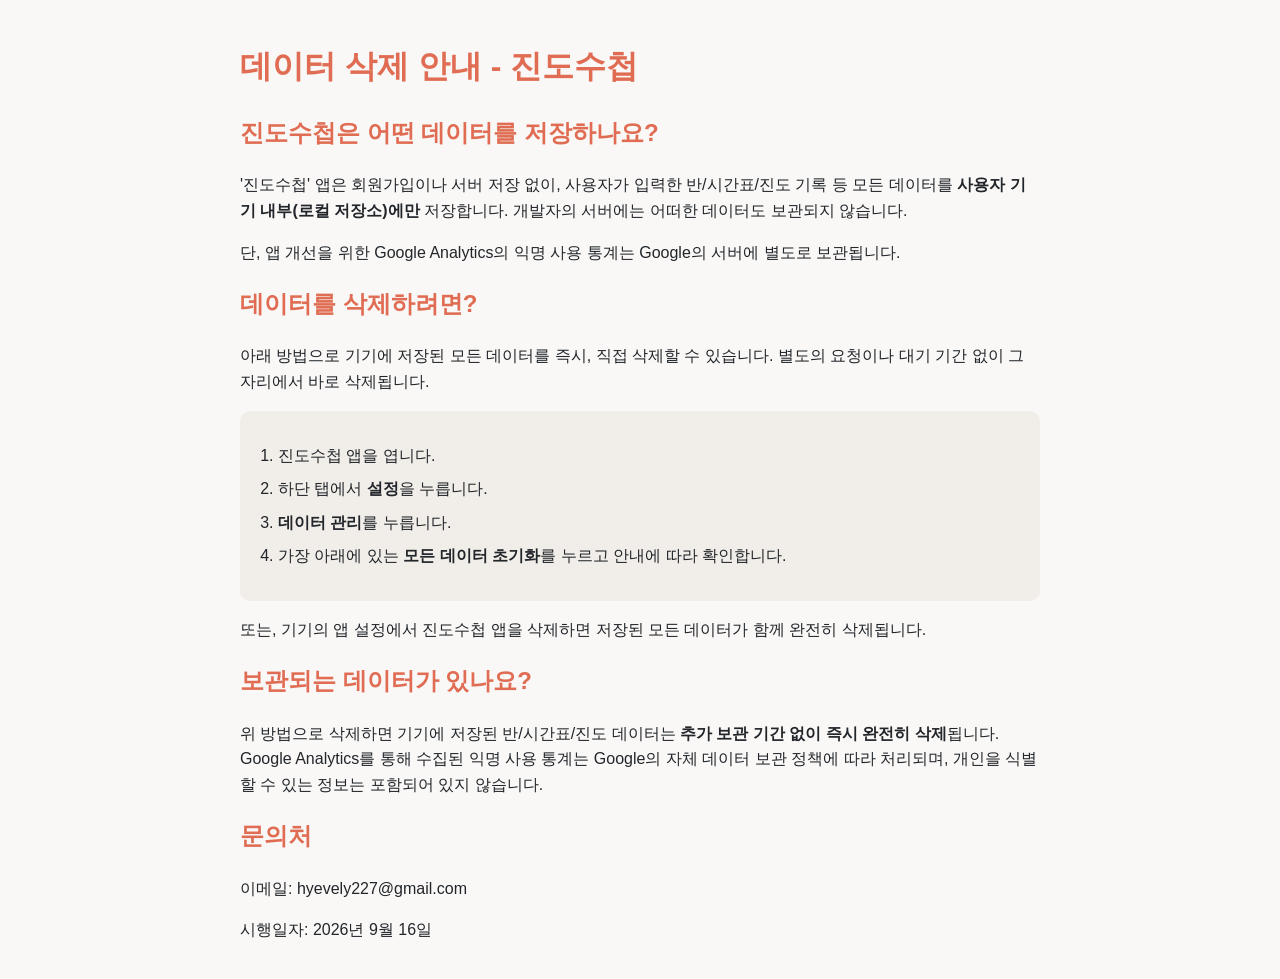
<file: data-deletion.html>
<!DOCTYPE html>
<html lang="ko">
<head>
    <meta charset="UTF-8">
    <meta name="viewport" content="width=device-width, initial-scale=1.0">
    <title>데이터 삭제 안내 - 진도수첩</title>
    <style>
        body { font-family: sans-serif; line-height: 1.6; padding: 20px; max-width: 800px; margin: 0 auto; color: #22252A; background-color: #F9F8F6; }
        h1, h2 { color: #E06D53; }
        ol { padding-left: 20px; }
        li { margin-bottom: 8px; }
        .box { background: #F1EEE9; border-radius: 10px; padding: 16px 18px; margin: 16px 0; }
    </style>
</head>
<body>
    <h1>데이터 삭제 안내 - 진도수첩</h1>

    <h2>진도수첩은 어떤 데이터를 저장하나요?</h2>
    <p>'진도수첩' 앱은 회원가입이나 서버 저장 없이, 사용자가 입력한 반/시간표/진도 기록 등 모든 데이터를 <b>사용자 기기 내부(로컬 저장소)에만</b> 저장합니다. 개발자의 서버에는 어떠한 데이터도 보관되지 않습니다.</p>
    <p>단, 앱 개선을 위한 Google Analytics의 익명 사용 통계는 Google의 서버에 별도로 보관됩니다.</p>

    <h2>데이터를 삭제하려면?</h2>
    <p>아래 방법으로 기기에 저장된 모든 데이터를 즉시, 직접 삭제할 수 있습니다. 별도의 요청이나 대기 기간 없이 그 자리에서 바로 삭제됩니다.</p>
    <div class="box">
        <ol>
            <li>진도수첩 앱을 엽니다.</li>
            <li>하단 탭에서 <b>설정</b>을 누릅니다.</li>
            <li><b>데이터 관리</b>를 누릅니다.</li>
            <li>가장 아래에 있는 <b>모든 데이터 초기화</b>를 누르고 안내에 따라 확인합니다.</li>
        </ol>
    </div>
    <p>또는, 기기의 앱 설정에서 진도수첩 앱을 삭제하면 저장된 모든 데이터가 함께 완전히 삭제됩니다.</p>

    <h2>보관되는 데이터가 있나요?</h2>
    <p>위 방법으로 삭제하면 기기에 저장된 반/시간표/진도 데이터는 <b>추가 보관 기간 없이 즉시 완전히 삭제</b>됩니다. Google Analytics를 통해 수집된 익명 사용 통계는 Google의 자체 데이터 보관 정책에 따라 처리되며, 개인을 식별할 수 있는 정보는 포함되어 있지 않습니다.</p>

    <h2>문의처</h2>
    <p>이메일: hyevely227@gmail.com</p>

    <p>시행일자: 2026년 9월 16일</p>
</body>
</html>
</file>
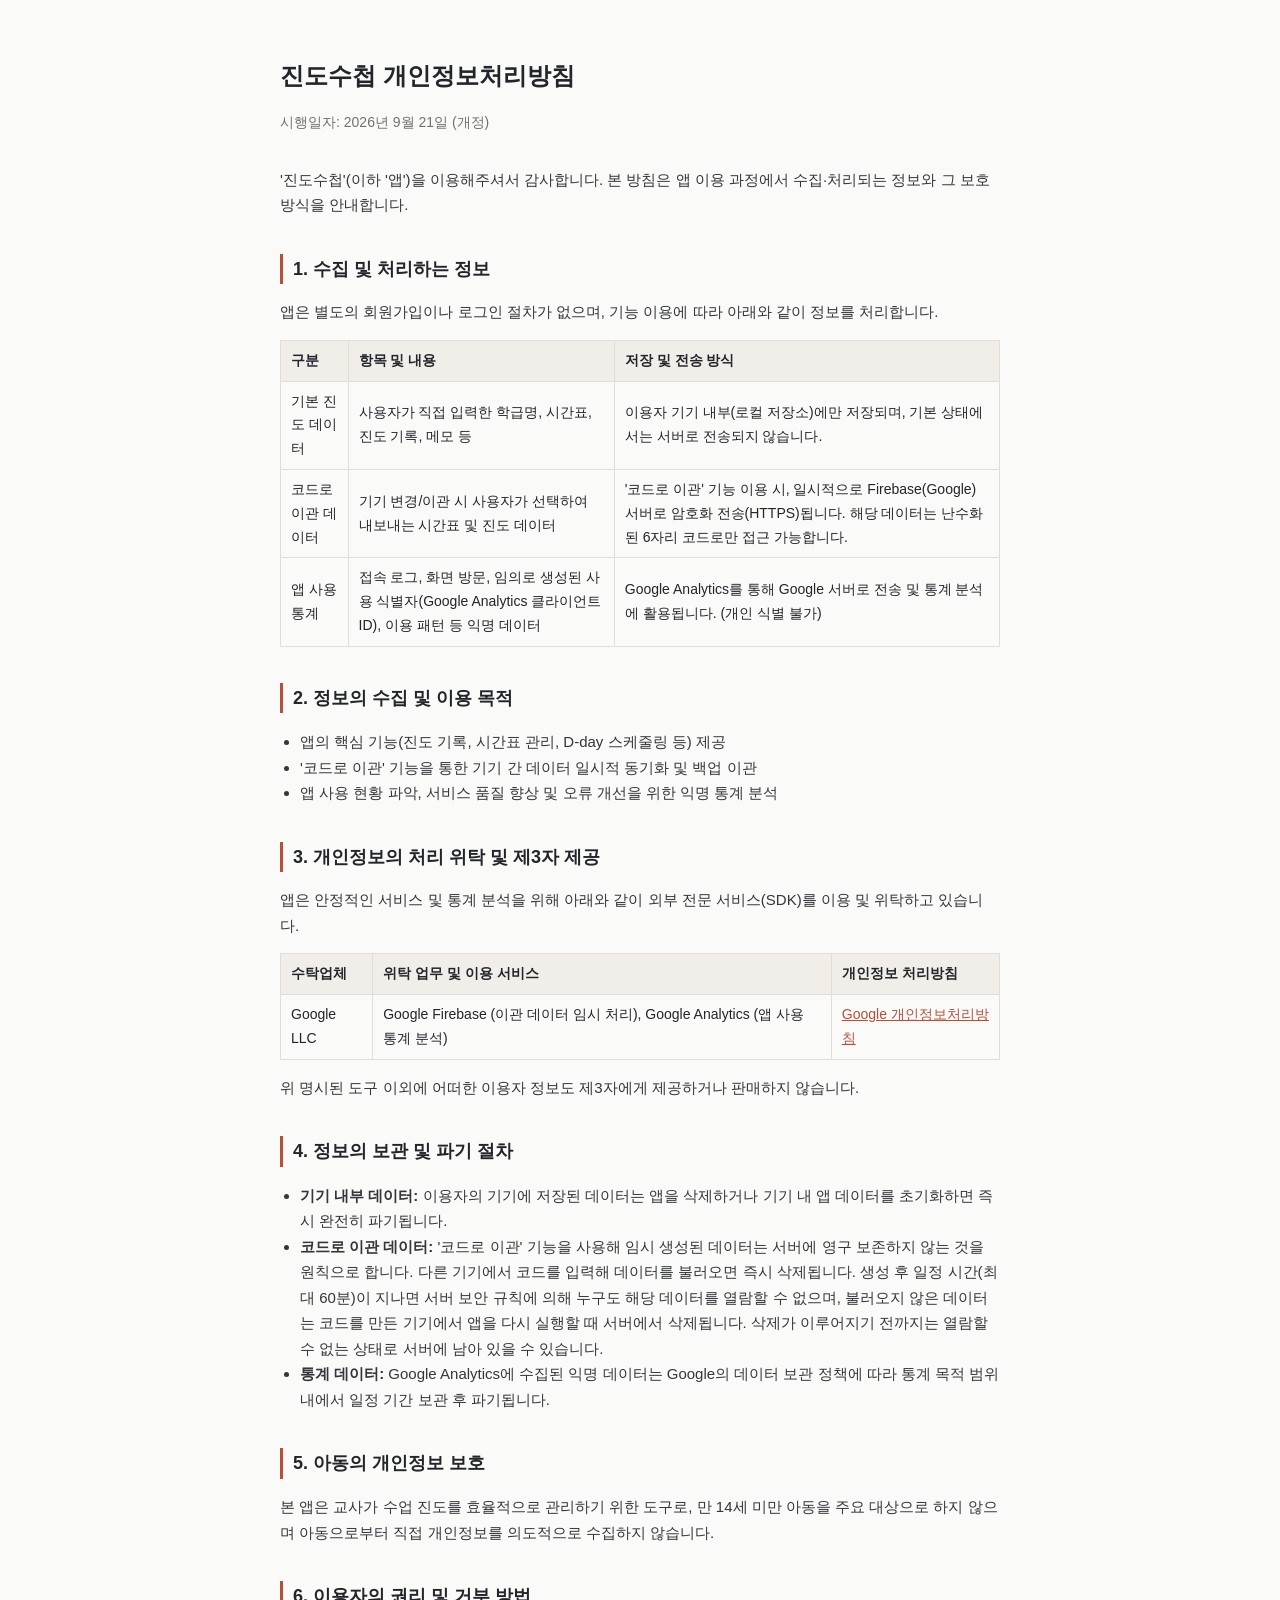
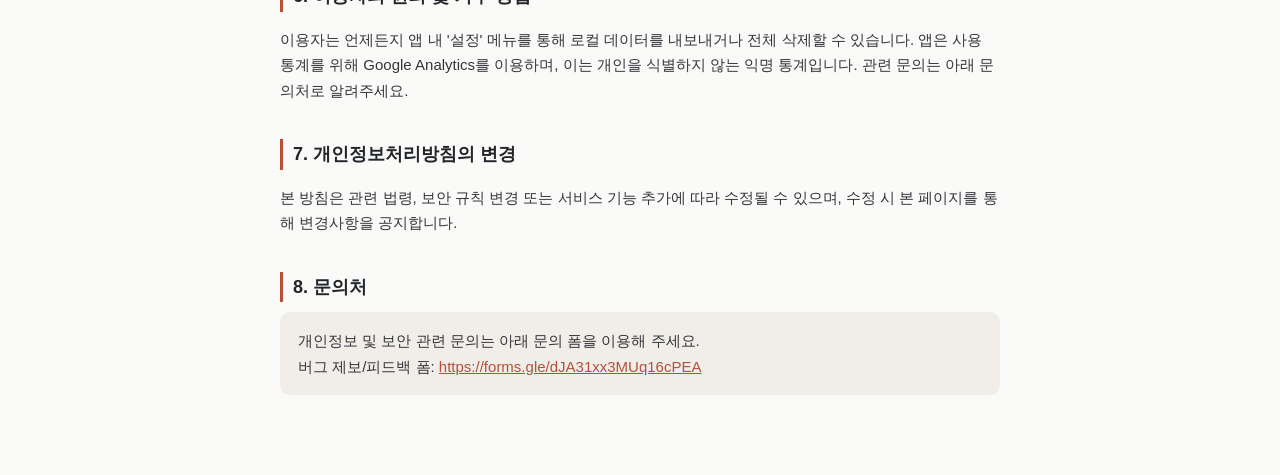
<file: privacy.html>
<!DOCTYPE html>
<html lang="ko">
<head>
<meta charset="UTF-8">
<meta name="viewport" content="width=device-width, initial-scale=1.0">
<title>진도수첩 개인정보처리방침</title>
<style>
  body{
    font-family:'Apple SD Gothic Neo','Malgun Gothic',sans-serif;
    max-width:720px;margin:0 auto;padding:40px 20px 80px;
    line-height:1.7;color:#22252A;background:#FAFAF9;
  }
  h1{font-size:1.5rem;margin-bottom:4px;}
  .updated{color:#75726C;font-size:0.875rem;margin-bottom:32px;}
  h2{font-size:1.125rem;margin-top:36px;margin-bottom:10px;border-left:3px solid #B84F39;padding-left:10px;}
  p, li{font-size:0.9375rem;color:#33363B;}
  ul{padding-left:20px;}
  table{width:100%;border-collapse:collapse;margin:12px 0;font-size:0.875rem;}
  th, td{border:1px solid #E3DED5;padding:8px 10px;text-align:left;}
  th{background:#F1EEE9;}
  .contact-box{background:#F1EEE9;border-radius:10px;padding:16px 18px;margin-top:10px;}
  a{color:#B84F39;}
</style>
</head>
<body>

<h1>진도수첩 개인정보처리방침</h1>
<p class="updated">시행일자: 2026년 9월 21일 (개정)</p>

<p>
'진도수첩'(이하 '앱')을 이용해주셔서 감사합니다. 본 방침은 앱 이용 과정에서
수집·처리되는 정보와 그 보호 방식을 안내합니다.
</p>

<h2>1. 수집 및 처리하는 정보</h2>
<p>앱은 별도의 회원가입이나 로그인 절차가 없으며, 기능 이용에 따라 아래와 같이 정보를 처리합니다.</p>
<table>
  <tr><th>구분</th><th>항목 및 내용</th><th>저장 및 전송 방식</th></tr>
  <tr>
    <td>기본 진도 데이터</td>
    <td>사용자가 직접 입력한 학급명, 시간표, 진도 기록, 메모 등</td>
    <td>이용자 기기 내부(로컬 저장소)에만 저장되며, 기본 상태에서는 서버로 전송되지 않습니다.</td>
  </tr>
  <tr>
    <td>코드로 이관 데이터</td>
    <td>기기 변경/이관 시 사용자가 선택하여 내보내는 시간표 및 진도 데이터</td>
    <td>'코드로 이관' 기능 이용 시, 일시적으로 Firebase(Google) 서버로 암호화 전송(HTTPS)됩니다. 해당 데이터는 난수화된 6자리 코드로만 접근 가능합니다.</td>
  </tr>
  <tr>
    <td>앱 사용 통계</td>
    <td>접속 로그, 화면 방문, 임의로 생성된 사용 식별자(Google Analytics 클라이언트 ID), 이용 패턴 등 익명 데이터</td>
    <td>Google Analytics를 통해 Google 서버로 전송 및 통계 분석에 활용됩니다. (개인 식별 불가)</td>
  </tr>
</table>

<h2>2. 정보의 수집 및 이용 목적</h2>
<ul>
  <li>앱의 핵심 기능(진도 기록, 시간표 관리, D-day 스케줄링 등) 제공</li>
  <li>'코드로 이관' 기능을 통한 기기 간 데이터 일시적 동기화 및 백업 이관</li>
  <li>앱 사용 현황 파악, 서비스 품질 향상 및 오류 개선을 위한 익명 통계 분석</li>
</ul>

<h2>3. 개인정보의 처리 위탁 및 제3자 제공</h2>
<p>
앱은 안정적인 서비스 및 통계 분석을 위해 아래와 같이 외부 전문 서비스(SDK)를 이용 및 위탁하고 있습니다. 
</p>
<table>
  <tr><th>수탁업체</th><th>위탁 업무 및 이용 서비스</th><th>개인정보 처리방침</th></tr>
  <tr>
    <td>Google LLC</td>
    <td>Google Firebase (이관 데이터 임시 처리), Google Analytics (앱 사용 통계 분석)</td>
    <td><a href="https://policies.google.com/privacy" target="_blank">Google 개인정보처리방침</a></td>
  </tr>
</table>
<p>위 명시된 도구 이외에 어떠한 이용자 정보도 제3자에게 제공하거나 판매하지 않습니다.</p>

<h2>4. 정보의 보관 및 파기 절차</h2>
<ul>
  <li><strong>기기 내부 데이터:</strong> 이용자의 기기에 저장된 데이터는 앱을 삭제하거나 기기 내 앱 데이터를 초기화하면 즉시 완전히 파기됩니다.</li>
  <li><strong>코드로 이관 데이터:</strong> '코드로 이관' 기능을 사용해 임시 생성된 데이터는 서버에 영구 보존하지 않는 것을 원칙으로 합니다. 다른 기기에서 코드를 입력해 데이터를 불러오면 즉시 삭제됩니다. 생성 후 일정 시간(최대 60분)이 지나면 서버 보안 규칙에 의해 누구도 해당 데이터를 열람할 수 없으며, 불러오지 않은 데이터는 코드를 만든 기기에서 앱을 다시 실행할 때 서버에서 삭제됩니다. 삭제가 이루어지기 전까지는 열람할 수 없는 상태로 서버에 남아 있을 수 있습니다.</li>
  <li><strong>통계 데이터:</strong> Google Analytics에 수집된 익명 데이터는 Google의 데이터 보관 정책에 따라 통계 목적 범위 내에서 일정 기간 보관 후 파기됩니다.</li>
</ul>

<h2>5. 아동의 개인정보 보호</h2>
<p>
본 앱은 교사가 수업 진도를 효율적으로 관리하기 위한 도구로, 만 14세 미만 아동을 주요 대상으로 하지 않으며
아동으로부터 직접 개인정보를 의도적으로 수집하지 않습니다.
</p>

<h2>6. 이용자의 권리 및 거부 방법</h2>
<p>
이용자는 언제든지 앱 내 '설정' 메뉴를 통해 로컬 데이터를 내보내거나 전체 삭제할 수 있습니다.
앱은 사용 통계를 위해 Google Analytics를 이용하며, 이는 개인을 식별하지 않는 익명 통계입니다. 관련 문의는 아래 문의처로 알려주세요.
</p>

<h2>7. 개인정보처리방침의 변경</h2>
<p>
본 방침은 관련 법령, 보안 규칙 변경 또는 서비스 기능 추가에 따라 수정될 수 있으며, 수정 시 본 페이지를 통해 변경사항을 공지합니다.
</p>

<h2>8. 문의처</h2>
<div class="contact-box">
  <p style="margin:0;">
    개인정보 및 보안 관련 문의는 아래 문의 폼을 이용해 주세요.<br>
    버그 제보/피드백 폼: <a href="https://forms.gle/dJA31xx3MUq16cPEA" target="_blank">https://forms.gle/dJA31xx3MUq16cPEA</a>
  </p>
</div>

</body>
</html>
</file>
